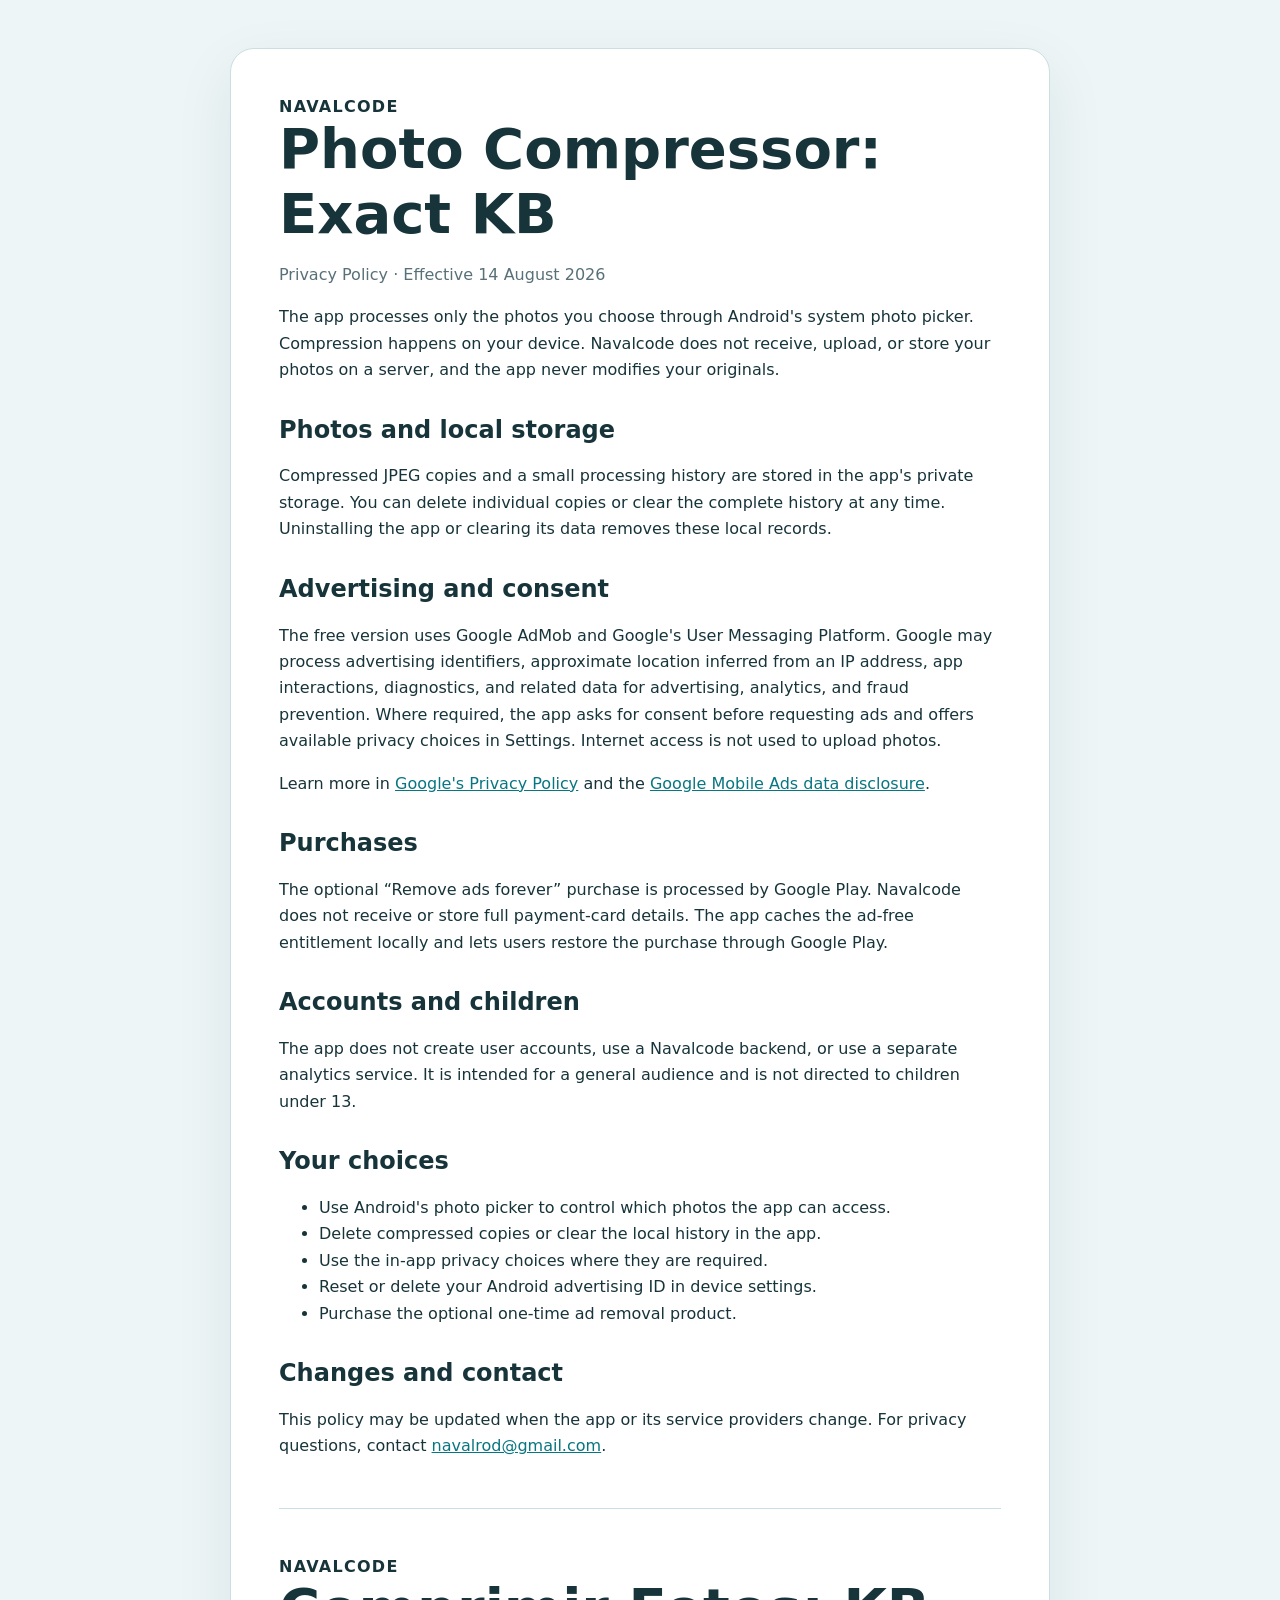
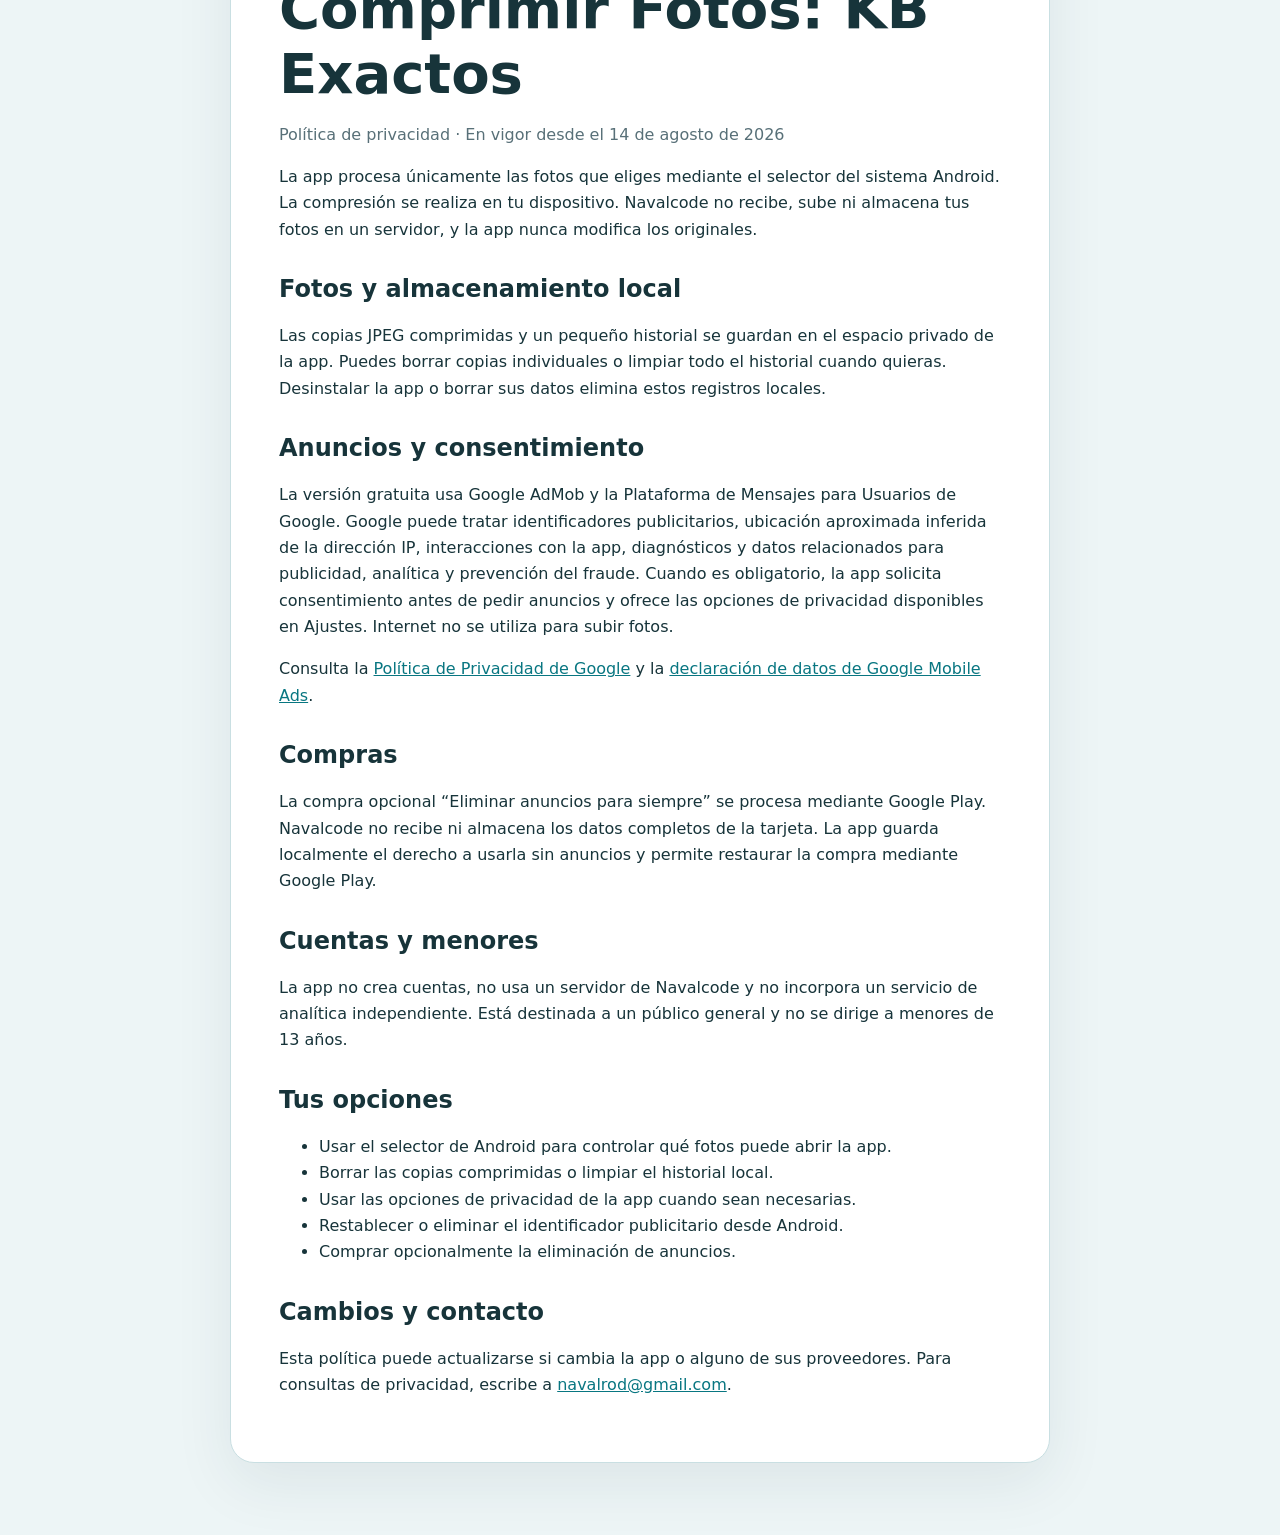
<file: privacy/exact-kb/index.html>
<!doctype html>
<html lang="en">
<head>
  <meta charset="utf-8">
  <meta name="viewport" content="width=device-width, initial-scale=1">
  <meta name="color-scheme" content="light dark">
  <title>Photo Compressor: Exact KB — Privacy Policy</title>
  <style>
    :root {
      font-family: Inter, ui-sans-serif, system-ui, -apple-system, sans-serif;
      color: #17343a;
      background: #edf5f6;
    }
    body { margin: 0; }
    main { max-width: 820px; margin: 0 auto; padding: 48px 22px 72px; }
    article {
      background: #fff;
      border: 1px solid #c9dfe2;
      border-radius: 24px;
      padding: clamp(24px, 5vw, 48px);
      box-shadow: 0 20px 60px rgba(23, 52, 58, .08);
    }
    h1 { margin: 0 0 8px; font-size: clamp(2rem, 6vw, 3.5rem); }
    h2 { margin-top: 2rem; }
    p, li { line-height: 1.65; }
    a { color: #087681; }
    hr { border: 0; border-top: 1px solid #c9dfe2; margin: 3rem 0; }
    .eyebrow { font-weight: 800; letter-spacing: .08em; text-transform: uppercase; }
    .muted { color: #587078; }
    @media (prefers-color-scheme: dark) {
      :root { color: #e2f3f5; background: #0d1c20; }
      article { background: #14282d; border-color: #294950; }
      a { color: #72dce7; }
      .muted { color: #a5bec4; }
      hr { border-color: #294950; }
    }
  </style>
</head>
<body>
<main>
  <article>
    <div class="eyebrow">Navalcode</div>
    <h1>Photo Compressor: Exact KB</h1>
    <p class="muted">Privacy Policy · Effective 14 August 2026</p>

    <p>The app processes only the photos you choose through Android's system photo picker. Compression happens on your device. Navalcode does not receive, upload, or store your photos on a server, and the app never modifies your originals.</p>

    <h2>Photos and local storage</h2>
    <p>Compressed JPEG copies and a small processing history are stored in the app's private storage. You can delete individual copies or clear the complete history at any time. Uninstalling the app or clearing its data removes these local records.</p>

    <h2>Advertising and consent</h2>
    <p>The free version uses Google AdMob and Google's User Messaging Platform. Google may process advertising identifiers, approximate location inferred from an IP address, app interactions, diagnostics, and related data for advertising, analytics, and fraud prevention. Where required, the app asks for consent before requesting ads and offers available privacy choices in Settings. Internet access is not used to upload photos.</p>
    <p>Learn more in <a href="https://policies.google.com/privacy">Google's Privacy Policy</a> and the <a href="https://developers.google.com/admob/android/privacy/play-data-disclosure">Google Mobile Ads data disclosure</a>.</p>

    <h2>Purchases</h2>
    <p>The optional “Remove ads forever” purchase is processed by Google Play. Navalcode does not receive or store full payment-card details. The app caches the ad-free entitlement locally and lets users restore the purchase through Google Play.</p>

    <h2>Accounts and children</h2>
    <p>The app does not create user accounts, use a Navalcode backend, or use a separate analytics service. It is intended for a general audience and is not directed to children under 13.</p>

    <h2>Your choices</h2>
    <ul>
      <li>Use Android's photo picker to control which photos the app can access.</li>
      <li>Delete compressed copies or clear the local history in the app.</li>
      <li>Use the in-app privacy choices where they are required.</li>
      <li>Reset or delete your Android advertising ID in device settings.</li>
      <li>Purchase the optional one-time ad removal product.</li>
    </ul>

    <h2>Changes and contact</h2>
    <p>This policy may be updated when the app or its service providers change. For privacy questions, contact <a href="mailto:navalrod@gmail.com">navalrod@gmail.com</a>.</p>

    <hr>

    <div class="eyebrow">Navalcode</div>
    <h1>Comprimir Fotos: KB Exactos</h1>
    <p class="muted">Política de privacidad · En vigor desde el 14 de agosto de 2026</p>

    <p>La app procesa únicamente las fotos que eliges mediante el selector del sistema Android. La compresión se realiza en tu dispositivo. Navalcode no recibe, sube ni almacena tus fotos en un servidor, y la app nunca modifica los originales.</p>

    <h2>Fotos y almacenamiento local</h2>
    <p>Las copias JPEG comprimidas y un pequeño historial se guardan en el espacio privado de la app. Puedes borrar copias individuales o limpiar todo el historial cuando quieras. Desinstalar la app o borrar sus datos elimina estos registros locales.</p>

    <h2>Anuncios y consentimiento</h2>
    <p>La versión gratuita usa Google AdMob y la Plataforma de Mensajes para Usuarios de Google. Google puede tratar identificadores publicitarios, ubicación aproximada inferida de la dirección IP, interacciones con la app, diagnósticos y datos relacionados para publicidad, analítica y prevención del fraude. Cuando es obligatorio, la app solicita consentimiento antes de pedir anuncios y ofrece las opciones de privacidad disponibles en Ajustes. Internet no se utiliza para subir fotos.</p>
    <p>Consulta la <a href="https://policies.google.com/privacy">Política de Privacidad de Google</a> y la <a href="https://developers.google.com/admob/android/privacy/play-data-disclosure">declaración de datos de Google Mobile Ads</a>.</p>

    <h2>Compras</h2>
    <p>La compra opcional “Eliminar anuncios para siempre” se procesa mediante Google Play. Navalcode no recibe ni almacena los datos completos de la tarjeta. La app guarda localmente el derecho a usarla sin anuncios y permite restaurar la compra mediante Google Play.</p>

    <h2>Cuentas y menores</h2>
    <p>La app no crea cuentas, no usa un servidor de Navalcode y no incorpora un servicio de analítica independiente. Está destinada a un público general y no se dirige a menores de 13 años.</p>

    <h2>Tus opciones</h2>
    <ul>
      <li>Usar el selector de Android para controlar qué fotos puede abrir la app.</li>
      <li>Borrar las copias comprimidas o limpiar el historial local.</li>
      <li>Usar las opciones de privacidad de la app cuando sean necesarias.</li>
      <li>Restablecer o eliminar el identificador publicitario desde Android.</li>
      <li>Comprar opcionalmente la eliminación de anuncios.</li>
    </ul>

    <h2>Cambios y contacto</h2>
    <p>Esta política puede actualizarse si cambia la app o alguno de sus proveedores. Para consultas de privacidad, escribe a <a href="mailto:navalrod@gmail.com">navalrod@gmail.com</a>.</p>
  </article>
</main>
</body>
</html>
</file>
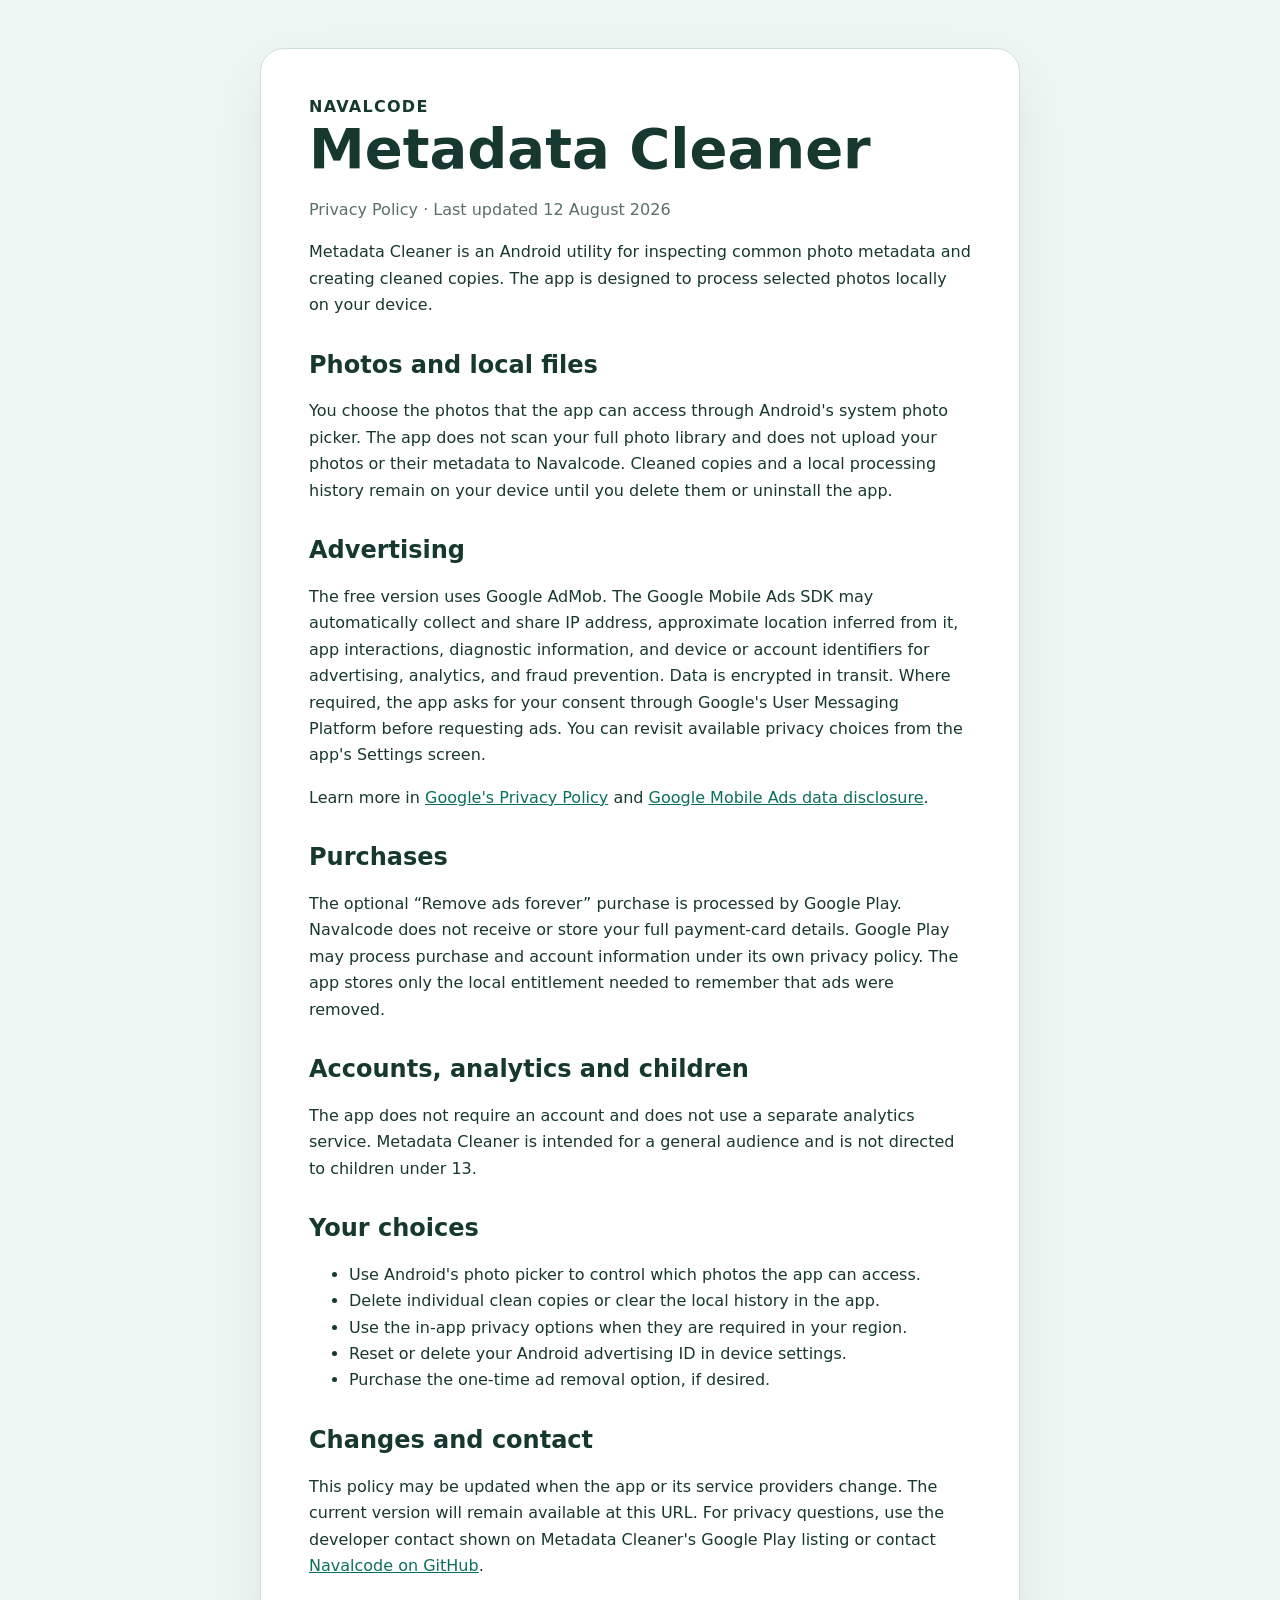
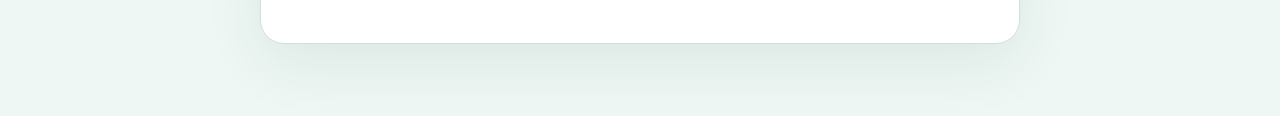
<file: privacy/metadata-cleaner/index.html>
<!doctype html>
<html lang="en">
<head>
  <meta charset="utf-8">
  <meta name="viewport" content="width=device-width, initial-scale=1">
  <meta name="color-scheme" content="light dark">
  <title>Metadata Cleaner — Privacy Policy</title>
  <style>
    :root {
      font-family: Inter, ui-sans-serif, system-ui, -apple-system, sans-serif;
      color: #17382f;
      background: #eef7f3;
    }
    body { margin: 0; }
    main {
      max-width: 760px;
      margin: 0 auto;
      padding: 48px 22px 72px;
    }
    article {
      background: #fff;
      border: 1px solid #cfe2da;
      border-radius: 24px;
      padding: clamp(24px, 5vw, 48px);
      box-shadow: 0 20px 60px rgba(23, 56, 47, .08);
    }
    h1 { margin: 0 0 8px; font-size: clamp(2rem, 6vw, 3.5rem); }
    h2 { margin-top: 2rem; }
    p, li { line-height: 1.65; }
    a { color: #0b7156; }
    .eyebrow { font-weight: 800; letter-spacing: .08em; text-transform: uppercase; }
    .muted { color: #587067; }
    @media (prefers-color-scheme: dark) {
      :root { color: #e5f4ee; background: #0e1d18; }
      article { background: #142821; border-color: #2a493f; }
      a { color: #7be0bd; }
      .muted { color: #a5beb4; }
    }
  </style>
</head>
<body>
<main>
  <article>
    <div class="eyebrow">Navalcode</div>
    <h1>Metadata Cleaner</h1>
    <p class="muted">Privacy Policy · Last updated 12 August 2026</p>

    <p>Metadata Cleaner is an Android utility for inspecting common photo metadata and creating cleaned copies. The app is designed to process selected photos locally on your device.</p>

    <h2>Photos and local files</h2>
    <p>You choose the photos that the app can access through Android's system photo picker. The app does not scan your full photo library and does not upload your photos or their metadata to Navalcode. Cleaned copies and a local processing history remain on your device until you delete them or uninstall the app.</p>

    <h2>Advertising</h2>
    <p>The free version uses Google AdMob. The Google Mobile Ads SDK may automatically collect and share IP address, approximate location inferred from it, app interactions, diagnostic information, and device or account identifiers for advertising, analytics, and fraud prevention. Data is encrypted in transit. Where required, the app asks for your consent through Google's User Messaging Platform before requesting ads. You can revisit available privacy choices from the app's Settings screen.</p>
    <p>Learn more in <a href="https://policies.google.com/privacy">Google's Privacy Policy</a> and <a href="https://developers.google.com/admob/android/privacy/play-data-disclosure">Google Mobile Ads data disclosure</a>.</p>

    <h2>Purchases</h2>
    <p>The optional “Remove ads forever” purchase is processed by Google Play. Navalcode does not receive or store your full payment-card details. Google Play may process purchase and account information under its own privacy policy. The app stores only the local entitlement needed to remember that ads were removed.</p>

    <h2>Accounts, analytics and children</h2>
    <p>The app does not require an account and does not use a separate analytics service. Metadata Cleaner is intended for a general audience and is not directed to children under 13.</p>

    <h2>Your choices</h2>
    <ul>
      <li>Use Android's photo picker to control which photos the app can access.</li>
      <li>Delete individual clean copies or clear the local history in the app.</li>
      <li>Use the in-app privacy options when they are required in your region.</li>
      <li>Reset or delete your Android advertising ID in device settings.</li>
      <li>Purchase the one-time ad removal option, if desired.</li>
    </ul>

    <h2>Changes and contact</h2>
    <p>This policy may be updated when the app or its service providers change. The current version will remain available at this URL. For privacy questions, use the developer contact shown on Metadata Cleaner's Google Play listing or contact <a href="https://github.com/navalcode">Navalcode on GitHub</a>.</p>
  </article>
</main>
</body>
</html>
</file>
